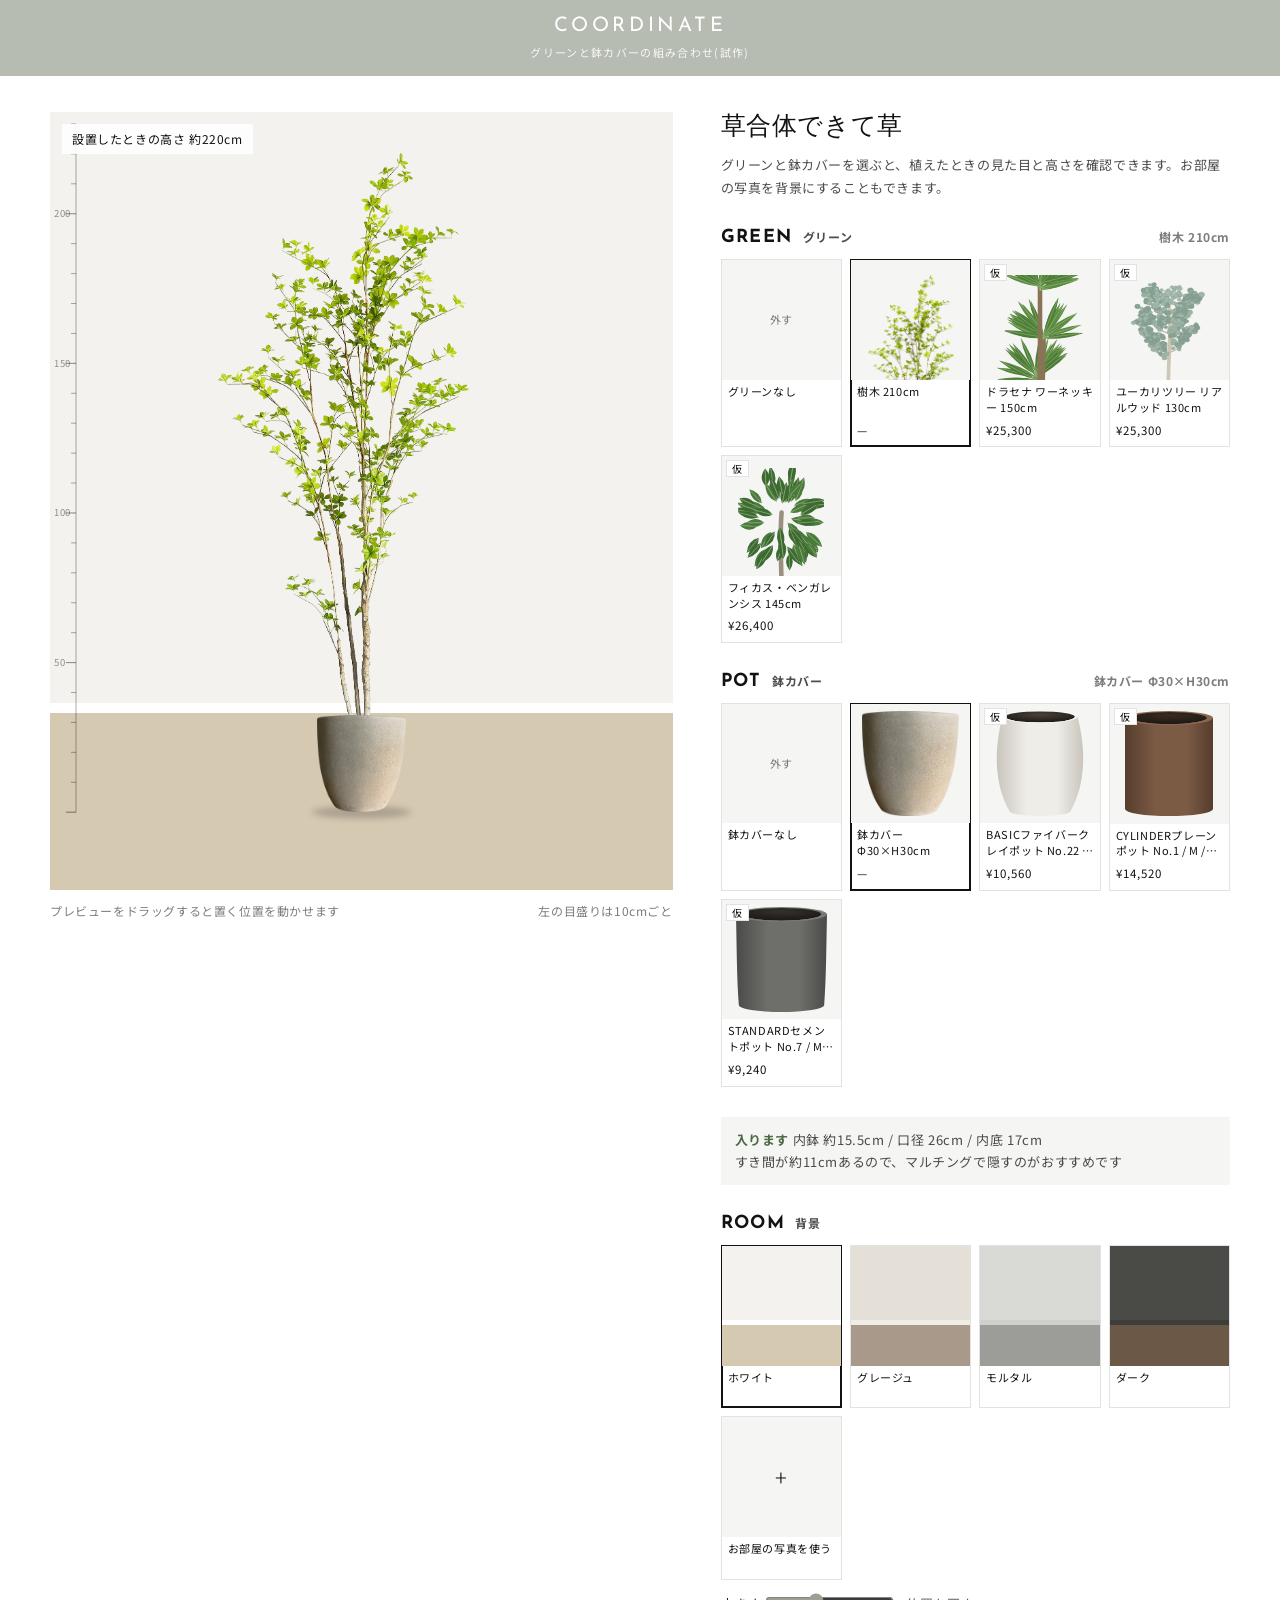
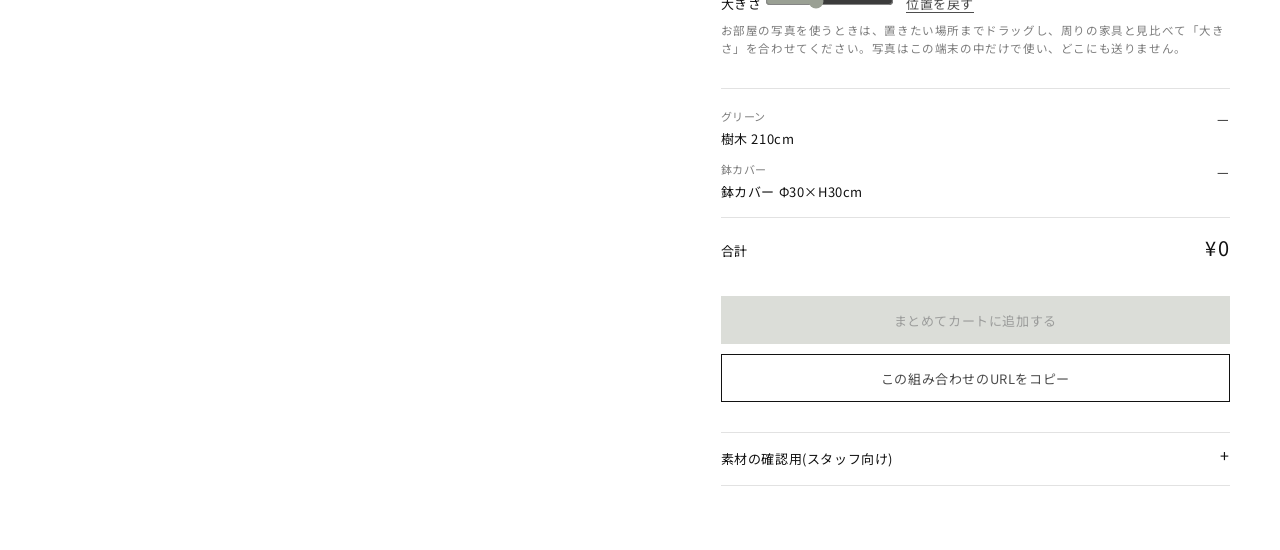
<file: index.html>
<!doctype html>
<html lang="ja">
<head>
<meta charset="utf-8">
<meta name="viewport" content="width=device-width, initial-scale=1">
<title>草合体できて草</title>
<meta name="robots" content="noindex, nofollow">
<link rel="preconnect" href="https://fonts.googleapis.com">
<link rel="preconnect" href="https://fonts.gstatic.com" crossorigin>
<link rel="stylesheet" href="https://fonts.googleapis.com/css2?family=Josefin+Sans:wght@400;700&family=Noto+Sans+JP:wght@400;700&display=swap">
<link rel="stylesheet" href="greenpot.css?v=4">
<style>
  /* 単独のページだけの外枠(Shopifyではテーマのヘッダーと page-width がこの役をする) */
  html, body { margin: 0; background: #fff; }
  .topbar { background: #b7bcb2; color: #fff; text-align: center; padding: 14px 16px; font-family: "Noto Sans JP", sans-serif; }
  .topbar .en { font-family: "Josefin Sans", sans-serif; font-size: 20px; letter-spacing: .18em; line-height: 1.2; display: block; }
  .topbar .ja { font-size: 11px; letter-spacing: .12em; opacity: .9; }
  .wrap { max-width: 1200px; margin: 0 auto; padding: 36px 50px 64px; }
  @media (max-width: 990px) { .wrap { padding: 16px 16px 48px; } }
</style>
</head>
<body>
<header class="topbar">
  <span class="en">COORDINATE</span>
  <span class="ja">グリーンと鉢カバーの組み合わせ(試作)</span>
</header>
<main class="wrap">
  <div class="gp" data-greenpot></div>
</main>
<script src="products.js?v=4"></script>
<script src="greenpot.js?v=4"></script>
</body>
</html>
</file>
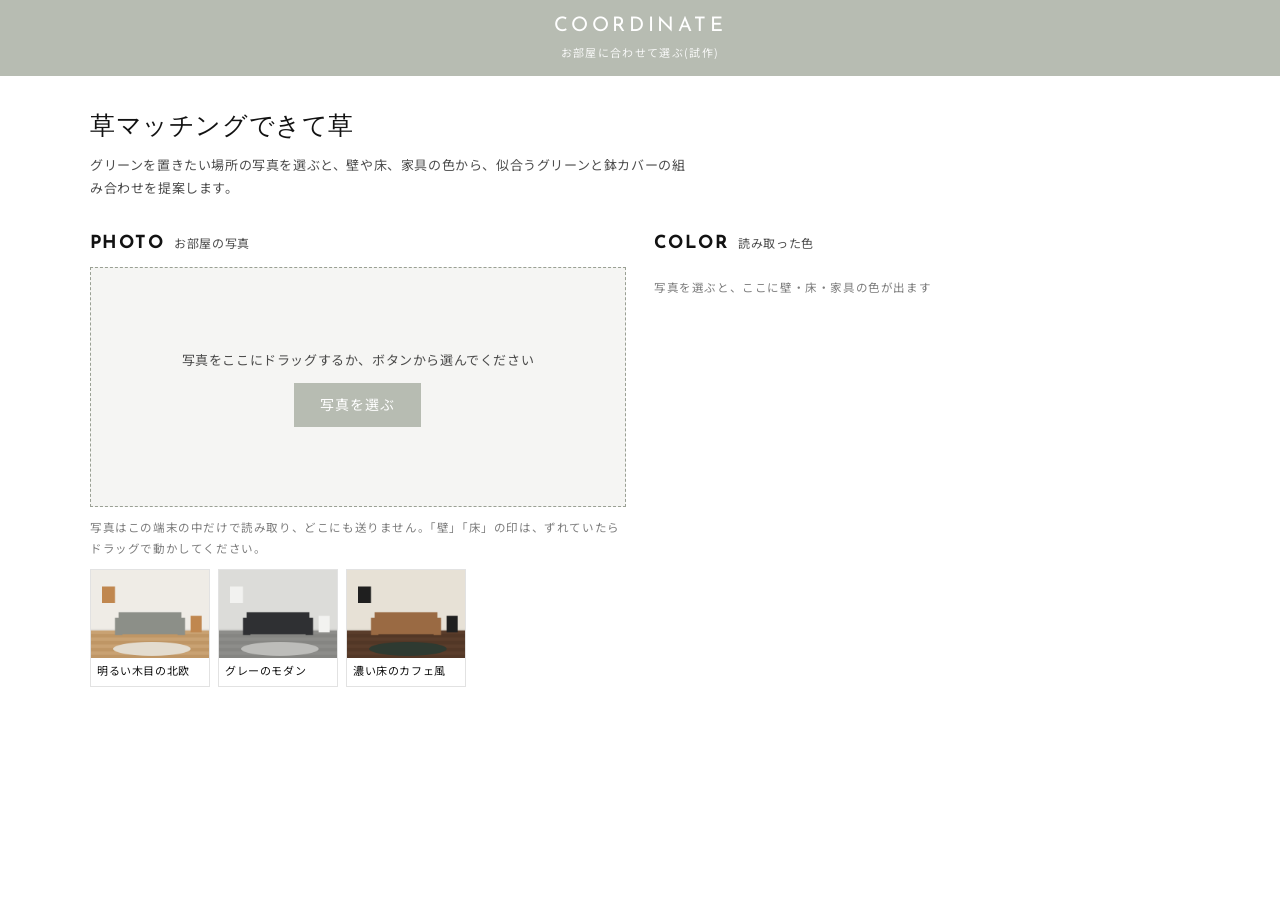
<file: suggest/index.html>
<!doctype html>
<html lang="ja">
<head>
<meta charset="utf-8">
<meta name="viewport" content="width=device-width, initial-scale=1">
<title>草マッチングできて草</title>
<meta name="robots" content="noindex, nofollow">
<link rel="preconnect" href="https://fonts.googleapis.com">
<link rel="preconnect" href="https://fonts.gstatic.com" crossorigin>
<link rel="stylesheet" href="https://fonts.googleapis.com/css2?family=Josefin+Sans:wght@400;700&family=Noto+Sans+JP:wght@400;700&display=swap">
<link rel="stylesheet" href="kusa-matching.css?v=2">
<style>
  /* 単独のページだけの外枠(Shopifyではテーマのヘッダーと page-width がこの役をする) */
  html, body { margin: 0; background: #fff; }
  .topbar { background: #b7bcb2; color: #fff; text-align: center; padding: 14px 16px; font-family: "Noto Sans JP", sans-serif; }
  .topbar .en { font-family: "Josefin Sans", sans-serif; font-size: 20px; letter-spacing: .18em; line-height: 1.2; display: block; }
  .topbar .ja { font-size: 11px; letter-spacing: .12em; opacity: .9; }
  .wrap { max-width: 1100px; margin: 0 auto; padding: 36px 50px 64px; }
  @media (max-width: 990px) { .wrap { padding: 20px 16px 48px; } }
</style>
</head>
<body>
<header class="topbar">
  <span class="en">COORDINATE</span>
  <span class="ja">お部屋に合わせて選ぶ(試作)</span>
</header>
<main class="wrap">
  <div class="kmg" data-kusa-matching></div>
</main>
<script>
  window.SUGGEST_OPTIONS = { title: '草マッチングできて草', lead: 'グリーンを置きたい場所の写真を選ぶと、壁や床、家具の色から、似合うグリーンと鉢カバーの組み合わせを提案します。' };
</script>
<script src="catalog.js?v=3"></script>
<script>window.SUGGEST_CATALOG.options = window.SUGGEST_OPTIONS;</script>
<script src="kusa-matching.js?v=1"></script>
</body>
</html>
</file>
<file: greenpot.css>
/* グリーンと鉢カバーの組み合わせ(草合体できて草)
   Shopifyテーマ(Dawn)に入れても他と干渉しないよう、すべて .gp の中に閉じ、クラス名は gp- で始める。
   色と書体はテーマの変数があればそれを使い、なければ & GARDEN の値を使う。 */
.gp {
  --gp-sage: #b7bcb2;
  --gp-sage-deep: #9aa094;
  --gp-ink: #121212;
  --gp-text: rgba(18, 18, 18, .75);
  --gp-muted: rgba(18, 18, 18, .55);
  --gp-line: rgba(18, 18, 18, .12);
  --gp-soft: #f5f5f3;
  --gp-bg: #ffffff;
  --gp-ng: #a8322a; --gp-warn: #9a5a1c; --gp-ok: #4f6b45;
  --gp-font-body: var(--font-body-family, "Noto Sans JP", "Noto Sans Japanese", "Hiragino Sans", "Yu Gothic", sans-serif);
  --gp-font-head: var(--font-heading-family, "Josefin Sans", "Yu Gothic", YuGothic, sans-serif);
  color: var(--gp-text); font-family: var(--gp-font-body); font-size: 13px; line-height: 1.8; letter-spacing: .6px;
}
.gp *, .gp *::before, .gp *::after { box-sizing: border-box; }
.gp button, .gp input, .gp select { font: inherit; letter-spacing: inherit; color: inherit; margin: 0; }
.gp a { color: inherit; }
.gp :focus-visible { outline: 2px solid var(--gp-ink); outline-offset: 2px; }
.gp [hidden] { display: none !important; }

.gp-layout { display: grid; grid-template-columns: minmax(0, 11fr) minmax(0, 9fr); gap: 48px; align-items: start; }
@media (max-width: 990px) { .gp-layout { grid-template-columns: minmax(0, 1fr); gap: 28px; } }

/* プレビュー */
.gp-media { position: sticky; top: 20px; }
@media (max-width: 990px) { .gp-media { position: relative; top: 0; } }
.gp-stage { position: relative; width: 100%; aspect-ratio: 4 / 5; max-height: calc(100vh - 60px); overflow: hidden; background: var(--gp-soft); touch-action: none; cursor: grab; user-select: none; -webkit-user-select: none; }
@media (max-width: 990px) { .gp-stage { max-height: 70vh; } }
.gp-stage.is-dragging { cursor: grabbing; }
.gp-bg { position: absolute; inset: 0; }
.gp-bg img { width: 100%; height: 100%; object-fit: cover; display: block; max-width: none; }
.gp-layer { position: absolute; pointer-events: none; max-width: none !important; }
.gp-overlay { position: absolute; inset: 0; width: 100%; height: 100%; pointer-events: none; }
.gp-chip { position: absolute; left: 12px; top: 12px; background: rgba(255,255,255,.88); color: var(--gp-ink); padding: 4px 10px; font-size: 12px; z-index: 10; }
.gp-empty { position: absolute; inset: 0; display: grid; place-items: center; color: var(--gp-muted); z-index: 9; }
.gp-media-note { display: flex; justify-content: space-between; gap: 12px; flex-wrap: wrap; margin-top: 10px; color: var(--gp-muted); font-size: 12px; }

/* 右側 */
.gp-info { display: flex; flex-direction: column; gap: 30px; min-width: 0; }
.gp-title h1, .gp-title h2 { font-family: var(--gp-font-head); font-weight: 400; font-size: 25px; line-height: 1.3; color: var(--gp-ink); margin: 0 0 8px; letter-spacing: .6px; }
.gp-title p { margin: 0; }
.gp-head { display: flex; align-items: baseline; gap: 10px; margin: 0 0 12px; color: var(--gp-ink); font-size: inherit; font-family: inherit; line-height: 1.4; }
.gp-head .gp-en { font-family: var(--gp-font-head); font-weight: 700; font-size: 18px; letter-spacing: .08em; line-height: 1; }
.gp-head .gp-ja { font-size: 12px; color: var(--gp-text); }
.gp-head .gp-picked { margin-left: auto; font-size: 12px; color: var(--gp-muted); text-align: right; min-width: 0; white-space: nowrap; overflow: hidden; text-overflow: ellipsis; text-decoration: none; }
.gp-head a.gp-picked { color: var(--gp-ink); text-decoration: underline; text-underline-offset: 3px; }

.gp-cards { display: grid; grid-template-columns: repeat(4, minmax(0, 1fr)); gap: 8px; }
@media (max-width: 990px) { .gp-cards { display: flex; overflow-x: auto; scroll-snap-type: x proximity; padding-bottom: 6px; } .gp-cards > * { flex: 0 0 96px; scroll-snap-align: start; } }
.gp-card { background: var(--gp-bg); border: 1px solid var(--gp-line); border-radius: 0; padding: 0 0 6px; cursor: pointer; text-align: left; display: flex; flex-direction: column; gap: 4px; position: relative; transition: border-color .15s; min-height: 0; box-shadow: none; }
.gp-card:hover { border-color: var(--gp-sage-deep); }
.gp-card[aria-pressed="true"] { border-color: var(--gp-ink); box-shadow: inset 0 0 0 1px var(--gp-ink); }
.gp-ph { aspect-ratio: 1; display: grid; place-items: center; background: var(--gp-soft); position: relative; overflow: hidden; width: 100%; }
.gp-ph img { max-width: 82%; max-height: 88%; width: auto; height: auto; }
.gp-ph img.gp-stack { position: absolute; }
.gp-ph.gp-full img { max-width: none; max-height: none; width: 100%; height: 100%; object-fit: cover; }
.gp-nm { padding: 0 6px; font-size: 11px; line-height: 1.45; color: var(--gp-ink); display: -webkit-box; -webkit-line-clamp: 2; -webkit-box-orient: vertical; overflow: hidden; min-height: 2.9em; }
.gp-pr { padding: 0 6px; font-size: 11.5px; letter-spacing: 1px; color: var(--gp-ink); }
.gp-badge { position: absolute; top: 4px; left: 4px; font-size: 10px; line-height: 1.5; padding: 0 5px; background: var(--gp-ink); color: #fff; letter-spacing: .1em; z-index: 1; }
.gp-badge.is-light { background: #fff; color: var(--gp-ink); border: 1px solid var(--gp-line); }
.gp-del { position: absolute; top: 3px; right: 3px; width: 20px; height: 20px; line-height: 18px; text-align: center; background: #fff; border: 1px solid var(--gp-line); font-size: 12px; cursor: pointer; z-index: 1; }
.gp-card.is-none .gp-ph { color: var(--gp-muted); font-size: 11px; }
.gp-card.is-add .gp-ph { color: var(--gp-ink); font-size: 22px; font-weight: 300; }
.gp-card.is-soldout .gp-ph img { opacity: .45; }
.gp-room { width: 100%; height: 100%; }

.gp-place { display: flex; align-items: center; gap: 12px; margin-top: 12px; }
.gp-place label { white-space: nowrap; color: var(--gp-ink); }
.gp-place input[type=range] { flex: 1; accent-color: var(--gp-sage-deep); }
.gp-link { background: none; border: 0; padding: 0; text-decoration: underline; text-underline-offset: 3px; cursor: pointer; color: var(--gp-text); font-size: 12px; white-space: nowrap; }

.gp-fit { background: var(--gp-soft); padding: 12px 14px; line-height: 1.7; }
.gp-fit .is-ng { color: var(--gp-ng); font-weight: 700; } .gp-fit .is-warn { color: var(--gp-warn); font-weight: 700; } .gp-fit .is-ok { color: var(--gp-ok); font-weight: 700; }

.gp-summary { border-top: 1px solid var(--gp-line); padding-top: 18px; display: flex; flex-direction: column; gap: 10px; }
.gp-row { display: flex; justify-content: space-between; gap: 12px; }
.gp-row .gp-lbl { color: var(--gp-muted); font-size: 11px; display: block; }
.gp-row .gp-name { color: var(--gp-ink); display: block; }
.gp-row .gp-go { font-size: 12px; color: var(--gp-text); text-underline-offset: 3px; }
.gp-row .gp-yen { color: var(--gp-ink); letter-spacing: 1.3px; white-space: nowrap; }
.gp-row .gp-soldout { color: var(--gp-ng); font-size: 11px; display: block; text-align: right; }
.gp-total { display: flex; justify-content: space-between; align-items: baseline; border-top: 1px solid var(--gp-line); margin-top: 4px; padding-top: 12px; color: var(--gp-ink); }
.gp-total b { font-size: 20px; font-weight: 400; letter-spacing: 1.3px; }

.gp-actions { display: flex; flex-direction: column; gap: 10px; }
.gp-btn { display: block; width: 100%; min-height: 48px; border: 0; border-radius: 0; cursor: pointer; font-size: 15px; letter-spacing: 1px; padding: 0 30px; text-align: center; text-decoration: none; line-height: 48px; }
.gp-btn-primary { background: var(--gp-sage); color: #fff; }
.gp-btn-primary:hover { background: var(--gp-sage-deep); }
.gp-btn-primary:disabled { opacity: .5; cursor: not-allowed; }
.gp-btn-outline { background: #fff; color: var(--gp-ink); box-shadow: inset 0 0 0 1px var(--gp-ink); }
.gp-btn-outline:hover { box-shadow: inset 0 0 0 2px var(--gp-ink); }
.gp-btn-sm { min-height: 36px; line-height: 36px; font-size: 13px; padding: 0 14px; width: auto; display: inline-block; }

.gp-tools { border-top: 1px solid var(--gp-line); border-bottom: 1px solid var(--gp-line); }
.gp-tools > summary { list-style: none; cursor: pointer; padding: 14px 0; display: flex; justify-content: space-between; color: var(--gp-ink); }
.gp-tools > summary::-webkit-details-marker { display: none; }
.gp-tools > summary::after { content: "+"; font-size: 16px; line-height: 1; }
.gp-tools[open] > summary::after { content: "−"; }
.gp-tools-body { padding: 0 0 18px; display: flex; flex-direction: column; gap: 18px; }
.gp-tools h3 { font-size: 12px; margin: 0 0 6px; color: var(--gp-ink); font-weight: 700; font-family: inherit; letter-spacing: inherit; }
.gp-adjust { display: grid; grid-template-columns: 48px 1fr 52px; gap: 4px 10px; align-items: center; }
.gp-adjust input { accent-color: var(--gp-sage-deep); }
.gp-adjust output { text-align: right; font-variant-numeric: tabular-nums; }
.gp-hint { color: var(--gp-muted); font-size: 11.5px; line-height: 1.6; margin: 6px 0 0; }
.gp-drop { border: 1px dashed var(--gp-sage-deep); padding: 12px; display: flex; flex-direction: column; gap: 10px; }
.gp-drop.is-over { background: var(--gp-soft); }
.gp-drop .gp-r { display: flex; flex-wrap: wrap; gap: 8px; align-items: flex-end; }
.gp-drop label { display: flex; flex-direction: column; gap: 2px; flex: 1 1 100px; font-size: 11.5px; }
.gp-drop input[type=text], .gp-drop input[type=number], .gp-drop select { border: 1px solid var(--gp-line); border-radius: 0; background: #fff; padding: 6px 8px; width: 100%; min-height: 0; box-shadow: none; }
.gp-drop .gp-file { font-size: 11.5px; color: var(--gp-muted); word-break: break-all; }
.gp-drop[data-kind="green"] .gp-pot-only, .gp-drop[data-kind="pot"] .gp-green-only { display: none; }

.gp-toast { position: fixed; left: 50%; bottom: 24px; transform: translateX(-50%); background: var(--gp-ink); color: #fff; padding: 10px 16px; font-size: 12.5px; max-width: calc(100vw - 32px); white-space: pre-wrap; opacity: 0; transition: opacity .2s; pointer-events: none; z-index: 1000; }
.gp-toast.is-show { opacity: 1; }
@media (prefers-reduced-motion: reduce) { .gp * { transition: none !important; } }
.gp-rows { display: flex; flex-direction: column; gap: 10px; }
</file>
<file: suggest/kusa-matching.css>
/* 草マッチングできて草
   Shopifyテーマ(Dawn)に入れても他と干渉しないよう、すべて .kmg の中に閉じ、クラス名は km- で始める。
   色と書体はテーマの変数があればそれを使い、なければ & GARDEN の値を使う。 */
.kmg {
  --km-sage: #b7bcb2; --km-sage-deep: #9aa094; --km-ink: #121212; --km-text: rgba(18,18,18,.75); --km-muted: rgba(18,18,18,.55);
  --km-line: rgba(18,18,18,.12); --km-soft: #f5f5f3; --km-bg: #fff;
  --km-font-body: var(--font-body-family, "Noto Sans JP", "Noto Sans Japanese", "Hiragino Sans", "Yu Gothic", sans-serif);
  --km-font-head: var(--font-heading-family, "Josefin Sans", "Yu Gothic", YuGothic, sans-serif);
  color: var(--km-text); font-family: var(--km-font-body); font-size: 13px; line-height: 1.8; letter-spacing: .6px;
  display: flex; flex-direction: column; gap: 36px;
}
.kmg *, .kmg *::before, .kmg *::after { box-sizing: border-box; }
.kmg button, .kmg input { font: inherit; letter-spacing: inherit; color: inherit; margin: 0; }
.kmg [hidden] { display: none !important; }
.kmg :focus-visible { outline: 2px solid var(--km-ink); outline-offset: 2px; }
.kmg img { max-width: 100%; border-radius: 0; }

.kmg .km-title { font-family: var(--km-font-head); font-weight: 400; font-size: 25px; line-height: 1.3; color: var(--km-ink); margin: 0 0 8px; letter-spacing: .6px; }
.kmg .km-lead { margin: 0; max-width: 46em; }
.kmg .km-head { display: flex; align-items: baseline; gap: 10px; margin: 0 0 14px; color: var(--km-ink); font-size: inherit; font-family: inherit; font-weight: 400; line-height: 1.4; }
.kmg .km-head .km-en { font-family: var(--km-font-head); font-weight: 700; font-size: 18px; letter-spacing: .08em; line-height: 1; }
.kmg .km-head .km-ja { font-size: 12px; color: var(--km-text); }
.kmg .km-note { color: var(--km-muted); font-size: 11.5px; margin: 10px 0 0; }

.kmg .km-upload { display: grid; grid-template-columns: minmax(0, 1fr) minmax(0, 1fr); gap: 28px; align-items: start; }
@media (max-width: 990px) { .kmg .km-upload { grid-template-columns: minmax(0, 1fr); } }
.kmg .km-drop { border: 1px dashed var(--km-sage-deep); background: var(--km-soft); min-height: 240px; display: grid; place-items: center; text-align: center; padding: 20px; }
.kmg .km-drop.is-over { background: #eceee9; }
.kmg .km-drop.has-photo { min-height: 0; padding: 14px; }
.kmg .km-drop.has-photo .km-drop-text { display: none; }
.kmg .km-drop.has-photo [data-k="pick"] { margin-top: 12px; }
.kmg .km-drop-text { margin: 0 0 12px; }
.kmg .km-btn { display: inline-block; min-height: 44px; border: 0; border-radius: 0; cursor: pointer; font-size: 14px; letter-spacing: 1px; padding: 0 26px; background: var(--km-sage); color: #fff; box-shadow: none; }
.kmg .km-btn:hover { background: var(--km-sage-deep); }
.kmg .km-btn-outline { background: #fff; color: var(--km-ink); box-shadow: inset 0 0 0 1px var(--km-ink); }
.kmg .km-btn-outline:hover { background: #fff; box-shadow: inset 0 0 0 2px var(--km-ink); }
.kmg .km-samples { display: flex; gap: 8px; flex-wrap: wrap; margin-top: 10px; }
.kmg .km-sample { border: 1px solid var(--km-line); border-radius: 0; background: #fff; padding: 0 0 4px; cursor: pointer; width: 120px; text-align: left; }
.kmg .km-sample:hover { border-color: var(--km-sage-deep); }
.kmg .km-sample img { width: 100%; display: block; aspect-ratio: 4 / 3; object-fit: cover; }
.kmg .km-sample span { font-size: 11px; padding: 0 6px; color: var(--km-ink); }

.kmg .km-photo { position: relative; user-select: none; -webkit-user-select: none; }
.kmg .km-photo img { width: 100%; display: block; }
.kmg .km-pin { position: absolute; transform: translate(-50%, -100%); cursor: grab; touch-action: none; background: var(--km-ink); color: #fff; font-size: 11px; padding: 2px 8px; white-space: nowrap; line-height: 1.6; }
.kmg .km-pin::after { content: ""; position: absolute; left: 50%; bottom: -6px; transform: translateX(-50%); border: 6px solid transparent; border-bottom: 0; border-top-color: var(--km-ink); }
.kmg .km-pin.is-floor { background: #6b5440; }
.kmg .km-pin.is-floor::after { border-top-color: #6b5440; }

.kmg .km-reading { display: flex; flex-wrap: wrap; gap: 8px 14px; color: var(--km-ink); }
.kmg .km-sw { display: inline-flex; align-items: center; gap: 6px; }
.kmg .km-sw i { width: 18px; height: 18px; border: 1px solid var(--km-line); display: inline-block; }

.kmg .km-result { display: flex; flex-direction: column; gap: 8px; }
.kmg .km-size { padding-top: 18px; border-top: 1px solid var(--km-line); margin-bottom: 18px; }
.kmg .km-size:first-of-type { border-top: 0; padding-top: 0; }
.kmg .km-size-head { display: flex; align-items: baseline; gap: 10px; margin: 0 0 12px; color: var(--km-ink); font-size: inherit; font-family: inherit; font-weight: 400; line-height: 1.4; }
.kmg .km-size-head .km-en { font-family: var(--km-font-head); font-weight: 700; font-size: 15px; letter-spacing: .12em; }
.kmg .km-size-head .km-ja { font-size: 12px; color: var(--km-text); }
.kmg .km-sets { display: grid; grid-template-columns: repeat(3, minmax(0, 1fr)); gap: 16px; }
@media (max-width: 990px) { .kmg .km-sets { grid-template-columns: minmax(0, 1fr); } }
.kmg .km-set { border: 1px solid var(--km-line); padding: 16px; display: flex; flex-direction: column; gap: 12px; }
.kmg .km-set-title { font-family: var(--km-font-head); font-size: 16px; font-weight: 700; letter-spacing: .04em; color: var(--km-ink); margin: 0; line-height: 1.4; }
.kmg .km-pair { display: grid; grid-template-columns: minmax(0, 1fr) 16px minmax(0, 1fr); align-items: start; gap: 6px; }
.kmg .km-single { display: grid; grid-template-columns: minmax(0, 1fr) minmax(0, 1fr); }
.kmg .km-plus { text-align: center; padding-top: 40%; color: var(--km-muted); }
.kmg .km-item { display: flex; flex-direction: column; gap: 2px; text-decoration: none; color: var(--km-ink); }
.kmg .km-item img { width: 100%; aspect-ratio: 1; object-fit: cover; background: var(--km-soft); display: block; }
.kmg .km-item:hover .km-name { text-decoration: underline; }
.kmg .km-kind { font-size: 10.5px; color: var(--km-muted); margin-top: 4px; }
.kmg .km-name { font-size: 12px; line-height: 1.45; }
.kmg .km-price { font-size: 12px; letter-spacing: 1px; }
.kmg .km-why { margin: 0; padding: 0 0 0 1.1em; font-size: 12px; line-height: 1.7; flex: 1; list-style: disc; }
.kmg .km-total { display: flex; justify-content: space-between; align-items: baseline; border-top: 1px solid var(--km-line); padding-top: 10px; color: var(--km-ink); }
.kmg .km-total b { font-size: 18px; font-weight: 400; letter-spacing: 1.3px; }
.kmg .km-btn-cart { width: 100%; }
.kmg .km-more { margin-top: 14px; text-align: center; }

.kmg .km-toast { position: fixed; left: 50%; bottom: 24px; transform: translateX(-50%); background: var(--km-ink); color: #fff; padding: 10px 16px; font-size: 12.5px; max-width: calc(100vw - 32px); white-space: pre-wrap; opacity: 0; transition: opacity .2s; pointer-events: none; z-index: 1000; }
.kmg .km-toast.is-show { opacity: 1; }
@media (prefers-reduced-motion: reduce) { .kmg * { transition: none !important; } }
</file>
